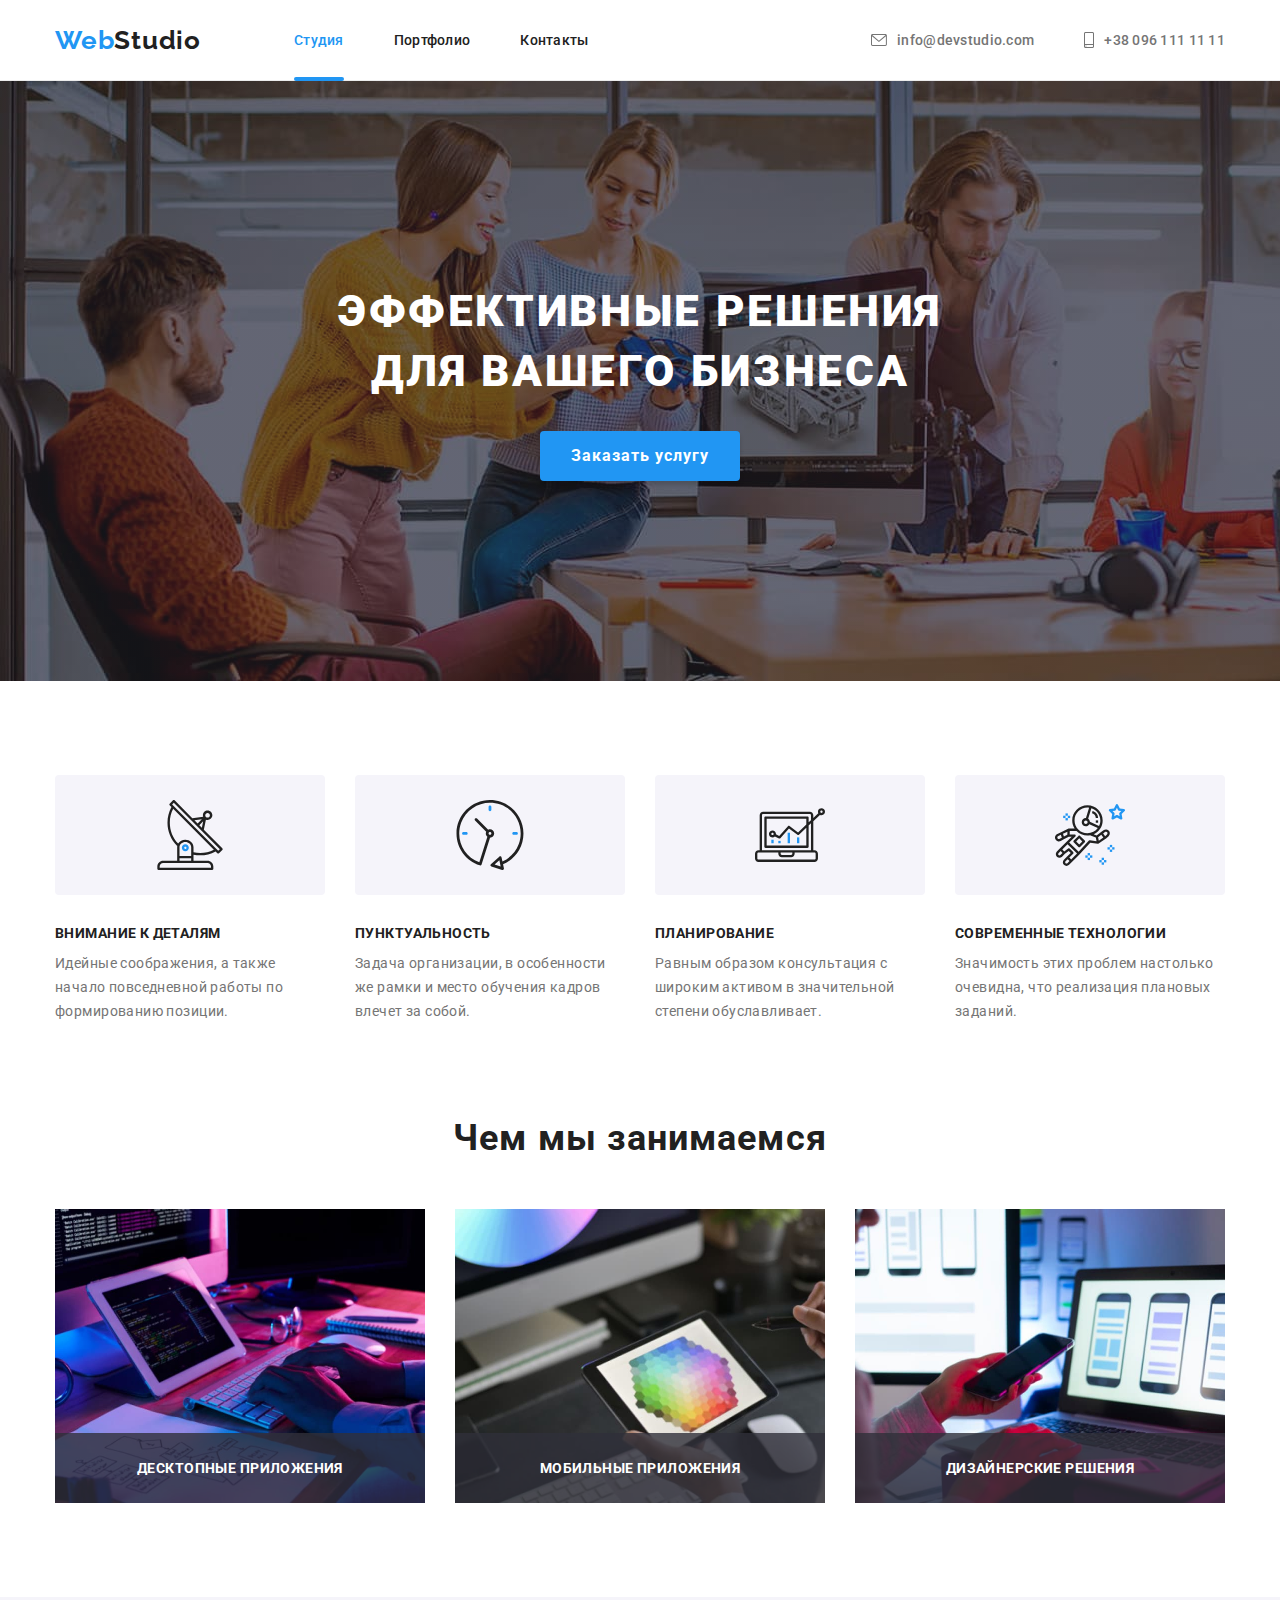
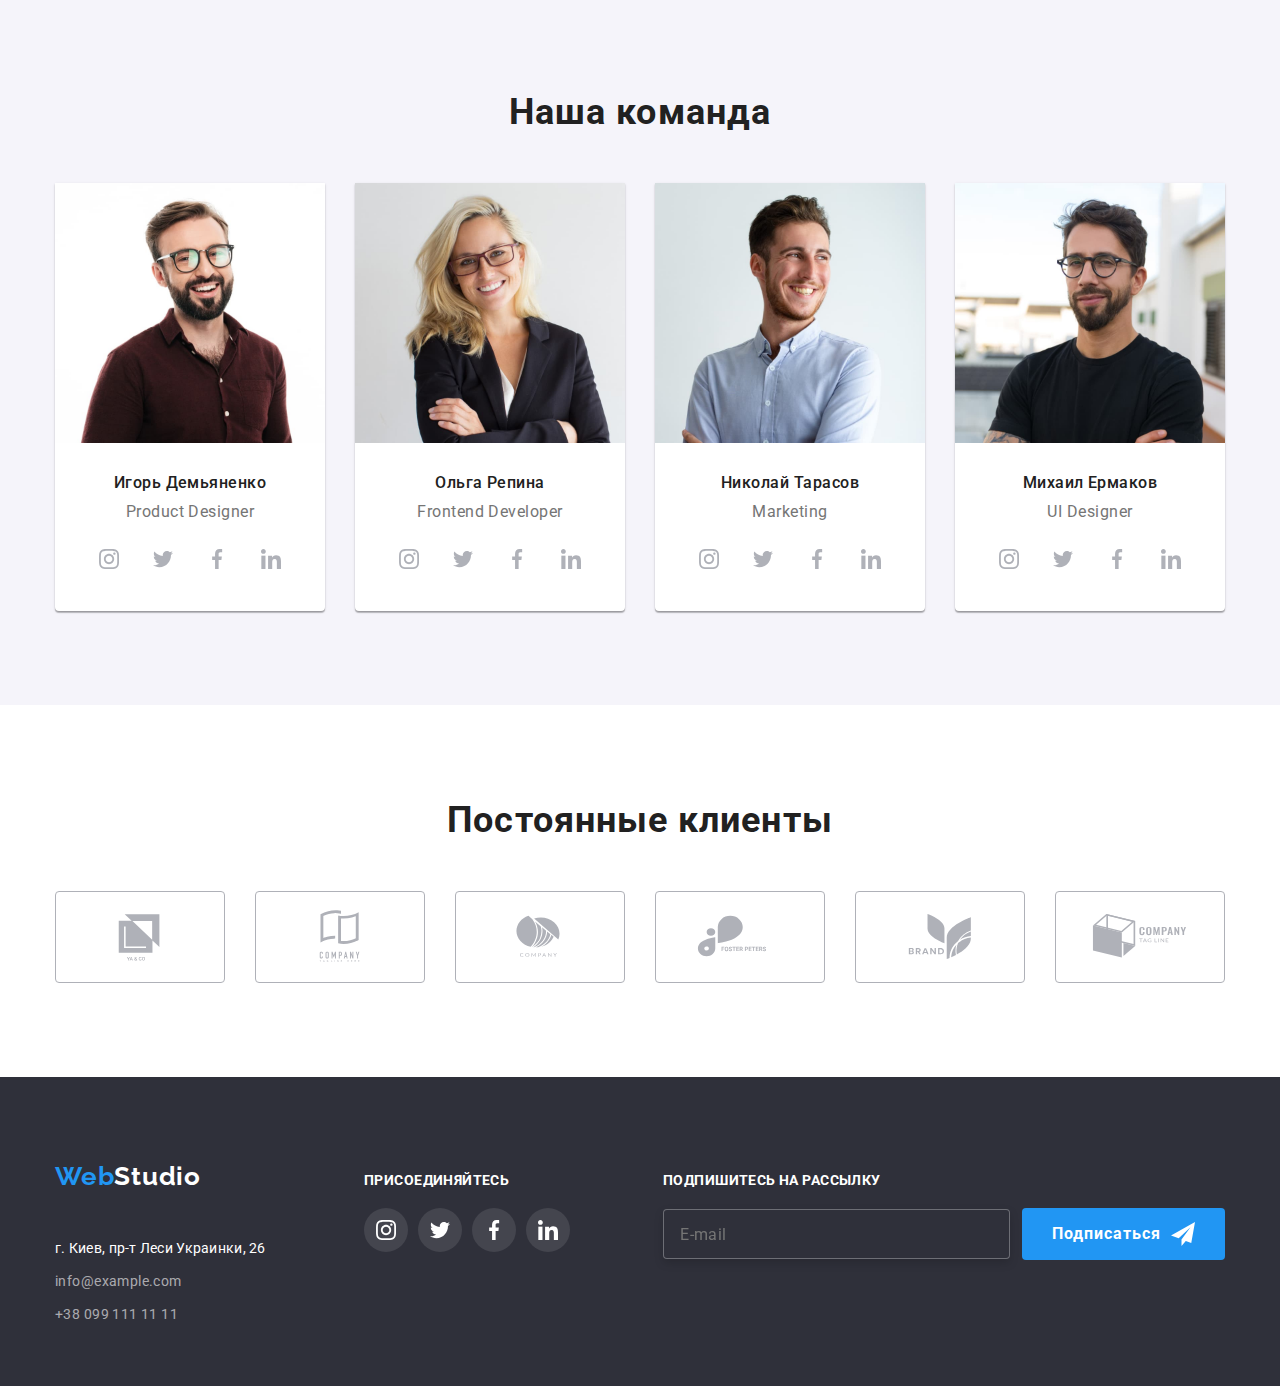
<file: index.html>
<!DOCTYPE html>
<html lang="ru">
<head>
    <meta charset="UTF-8">
    <meta http-equiv="X-UA-Compatible" content="IE=edge">
    <meta name="viewport" content="width=device-width, initial-scale=1.0">
    <title>WebStudio</title>
    <link rel="stylesheet" type="text/css" href="./css/main.min.css">
    <link rel="preconnect" href="https://fonts.gstatic.com">
    <link href="https://fonts.googleapis.com/css2?family=Raleway:wght@700&family=Roboto:wght@400;500;700;900&display=swap&subset=cyrillic" rel="stylesheet">
        <link rel="stylesheet" href="https://cdnjs.cloudflare.com/ajax/libs/animate.css/4.1.1/animate.min.css" />
</head>
<body>
    <!-- Header -->
    <header class="header">
        <div class="header__box container">
            <nav class="header__menu">
                <a class="logo" href="./index.html"><span class="logo--header-first">Web</span><span class="logo--header-second">Studio</span></a>
                <ul class="header__menu-list">
                    <li class="header__menu-item">
                        <a class="header__menu-link header__menu-link--active" href="./index.html">Студия
                            <div class="header__line header__line--active animate__animated animate__zoomIn"></div>
                        </a>
                    </li>
                    <li class="header__menu-item">
                        <a class="header__menu-link" href="./portfolio.html">Портфолио</a>
                    </li>
                    <li class="header__menu-item">
                        <a class="header__menu-link" href="">Контакты</a>
                    </li>
                </ul>
            </nav>
            <ul class="header__contact-list">
                <li class="header__contact-item">
                    <a class="header__contact-link" href="mailto:info@devstudio.com">
                        <svg class="header__contact-icon" width="16px"height="12px">
                            <use href="./images/icons.svg#icon-envelopemail"></use>
                        </svg>info@devstudio.com</a></li>
                <li class="header__contact-item">
                    <a class="header__contact-link" href="tel:+380961111111">
                        <svg class="header__contact-icon" width="10px"height="16px">
                            <use href="./images/icons.svg#icon-smartphone"></use>
                        </svg>+38 096 111 11 11</a></li>                        
            </ul>
        </div>
    </header>
    <main>
        <!-- Hero -->
        <section class="hero">
            <h1 class="hero__title">Эффективные решения<br>для вашего бизнеса</h1>
            <button type="button" class="hero__button animate__animated animate__pulse" data-modal-open>Заказать услугу</button>
        </section>
        <!-- Features -->
        <section class="features">
            <div class="container">
                <h2 class="visually-hidden">Плюсы компании</h2>
                <ul class="features__list">
                    <li class="features__item">
                        <div class="features__item features__item-wallpaper"><svg width="70px" height="70px">
                                <use href="./images/icons.svg#icon-antenna-1"></use>
                            </svg></div>
                        <h3 class="features__title">Внимание к деталям</h3>
                        <p class="features__text">Идейные соображения, а также начало повседневной работы по формированию
                            позиции.</p>
                    </li>
                    <li class="features__item">
                        <div class="features__item features__item-wallpaper"><svg width="70px" height="70px">
                                <use href="./images/icons.svg#icon-clock-1"></use>
                            </svg></div>
                        <h3 class="features__title">Пунктуальность</h3>
                        <p class="features__text">Задача организации, в особенности же рамки и место обучения кадров влечет за
                            собой.</p>
                    </li>
                    <li class="features__item">
                        <div class="features__item features__item-wallpaper"><svg width="70px" height="70px">
                                <use href="./images/icons.svg#icon-diagram1"></use>
                            </svg></div>
                        <h3 class="features__title">Планирование</h3>
                        <p class="features__text">Равным образом консультация с широким активом в значительной степени
                            обуславливает.</p>
                    </li>
                    <li class="features__item">
                        <div class="features__item features__item-wallpaper"><svg width="70px" height="70px">
                                <use href="./images/icons.svg#icon-astronaut-1"></use>
                            </svg></div>
                        <h3 class="features__title">Современные технологии</h3>
                        <p class="features__text">Значимость этих проблем настолько очевидна, что реализация плановых заданий.
                        </p>
                    </li>
                </ul>
            </div>
        </section>
        <!-- Services -->
        <section class="services">
            <div class="container">
                <h2 class="services__title title">Чем мы занимаемся</h2>
                <ul class="services__list">
                    <li class="services__item">
                        <div class="services__desktop"><img src="./images/services/programer-working.jpg"
                                alt="Фото создание программного кода" width="370px" height="294px">
                            <div class="services__thumb">
                                <h3 class="services__text">Десктопные приложения</h3>
                            </div>
                        </div>
                    </li>
                    <li class="services__item">
                        <div class="services__desktop"><img src="./images/services/creative-artist-web-design.jpg"
                                alt="Фото создание мобильных приложений" width="370" height="294">
                            <div class="services__thumb">
                                <h3 class="services__text">Мобильные приложения</h3>
                            </div>
                        </div>
                    </li>
                    <li class="services__item">
                        <div class="services__desktop"><img src="./images/services/web-ui-designers-are-developing-app.jpg"
                                alt="Фото работа с дизайном" width="370px" height="294px">
                            <div class="services__thumb">
                                <h3 class="services__text">Дизайнерские решения</h3>
                            </div>
                        </div>
                    </li>
                </ul>
            </div>
        </section>
        <!-- Our team -->
        <section class="team">
            <div class="container">
                <h2 class="team__title title">Наша команда</h2>
                <ul class="team__list">
                    <li class="team__item">
                        <img src="./images/team/igor-demjanenko-1.jpg" alt="Игорь Демьяненко" width="270px" height="260px">
                        <div class="team__box">
                            <h3 class="team__name">Игорь Демьяненко</h3>
                            <p class="team__text" lang="en">Product Designer</p>
                            <ul class="team__social-list">
                                <li class="team__social-item">
                                    <a class="team__social-link" href="">
                                        <svg class="team__social-icon" width="20px" height="20px">
                                            <use href="./images/icons.svg#icon-instagram1"></use>
                                        </svg></a>
                                </li>
                                <li class="team__social-item">
                                    <a class="team__social-link" href="">
                                        <svg class="team__social-icon" width="20px" height="20px">
                                            <use href="./images/icons.svg#icon-twitter1"></use>
                                        </svg></a>
                                </li>
                                <li class="team__social-item">
                                    <a class="team__social-link" href="">
                                        <svg class="team__social-icon" width="20px" height="20px">
                                            <use href="./images/icons.svg#icon-facebook1"></use>
                                        </svg></a>
                                </li>
                                <li class="team__social-item">
                                    <a class="team__social-link" href="">
                                        <svg class="team__social-icon" width="20px" height="20px">
                                            <use href="./images/icons.svg#icon-linkedin1"></use>
                                        </svg></a>
                                </li>
                            </ul>
                        </div>
                    </li>
                    <li class="team__item">
                        <img src="./images/team/olga-repina-2.jpg" alt="Ольга Репина" width="270px" height="260px">
                        <div class="team__box">
                            <h3 class="team__name">Ольга Репина</h3>
                            <p class="team__text" lang="en">Frontend Developer</p>
                            <ul class="team__social-list">
                                <li class="team__social-item">
                                    <a class="team__social-link" href="">
                                        <svg class="team__social-icon" width="20px" height="20px">
                                            <use href="./images/icons.svg#icon-instagram1"></use>
                                        </svg></a>
                                </li>
                                <li class="team__social-item">
                                    <a class="team__social-link" href="">
                                        <svg class="team__social-icon" width="20px" height="20px">
                                            <use href="./images/icons.svg#icon-twitter1"></use>
                                        </svg></a>
                                </li>
                                <li class="team__social-item">
                                    <a class="team__social-link" href="">
                                        <svg class="team__social-icon" width="20px" height="20px">
                                            <use href="./images/icons.svg#icon-facebook1"></use>
                                        </svg></a>
                                </li>
                                <li class="team__social-item">
                                    <a class="team__social-link" href="">
                                        <svg class="team__social-icon" width="20px" height="20px">
                                            <use href="./images/icons.svg#icon-linkedin1"></use>
                                        </svg></a>
                                </li>
                            </ul>
                        </div>
                    </li>
                    <li class="team__item">
                        <img src="./images/team/nikolay-tarasov-3.jpg" alt="Николай Тарасов" width="270px" height="260px">
                        <div class="team__box">
                            <h3 class="team__name">Николай Тарасов</h3>
                            <p class="team__text" lang="en">Marketing</p>
                            <ul class="team__social-list">
                                <li class="team__social-item">
                                    <a class="team__social-link" href="">
                                        <svg class="team__social-icon" width="20px" height="20px">
                                            <use href="./images/icons.svg#icon-instagram1"></use>
                                        </svg></a>
                                </li>
                                <li class="team__social-item">
                                    <a class="team__social-link" href="">
                                        <svg class="team__social-icon" width="20px" height="20px">
                                            <use href="./images/icons.svg#icon-twitter1"></use>
                                        </svg></a>
                                </li>
                                <li class="team__social-item">
                                    <a class="team__social-link" href="">
                                        <svg class="team__social-icon" width="20px" height="20px">
                                            <use href="./images/icons.svg#icon-facebook1"></use>
                                        </svg></a>
                                </li>
                                <li class="team__social-item">
                                    <a class="team__social-link" href="">
                                        <svg class="team__social-icon" width="20px" height="20px">
                                            <use href="./images/icons.svg#icon-linkedin1"></use>
                                        </svg></a>
                                </li>
                            </ul>
                        </div>
                    </li>
                    <li class="team__item">
                        <img src="./images/team/mihail-ermakov-4.jpg" alt="Михаил Ермаков" width="270px" height="260px">
                        <div class="team__box">
                            <h3 class="team__name">Михаил Ермаков</h3>
                            <p class="team__text" lang="en">UI Designer</p>
                            <ul class="team__social-list">
                                <li class="team__social-item">
                                    <a class="team__social-link" href="">
                                        <svg class="team__social-icon" width="20px" height="20px">
                                            <use href="./images/icons.svg#icon-instagram1"></use>
                                        </svg></a>
                                </li>
                                <li class="team__social-item">
                                    <a class="team__social-link" href="">
                                        <svg class="team__social-icon" width="20px" height="20px">
                                            <use href="./images/icons.svg#icon-twitter1"></use>
                                        </svg></a>
                                </li>
                                <li class="team__social-item">
                                    <a class="team__social-link" href="">
                                        <svg class="team__social-icon" width="20px" height="20px">
                                            <use href="./images/icons.svg#icon-facebook1"></use>
                                        </svg></a>
                                </li>
                                <li class="team__social-item">
                                    <a class="team__social-link" href="">
                                        <svg class="team__social-icon" width="20px" height="20px">
                                            <use href="./images/icons.svg#icon-linkedin1"></use>
                                        </svg></a>
                                </li>
                            </ul>
                        </div>
                    </li>
                </ul>
        </section>
        <!-- Regular customers -->
        <section class="client">
            <div class="container">
                <h2 class="client__title title">Постоянные клиенты</h2>
                <ul class="client__list">
                    <li class="client__item">
                        <a class="client__link" href="">
                            <svg class="client__icon" width="106px" height="60px">
                                <use href="./images/icons.svg#icon-company1logo">
                                </use>
                            </svg>
                        </a>
                    </li>
                    <li class="client__item">
                        <a class="client__link" href="">
                            <svg class="client__icon" width="106px" height="60px">
                                <use href="./images/icons.svg#icon-company2logo">
                                </use>
                            </svg>
                        </a>
                    </li>
                    <li class="client__item">
                        <a class="client__link" href="">
                            <svg class="client__icon" width="106px" height="60px">
                                <use href="./images/icons.svg#icon-company3logo">
                                </use>
                            </svg>
                        </a>
                    </li>
                    <li class="client__item">
                        <a class="client__link" href="">
                            <svg class="client__icon" width="106px" height="60px">
                                <use href="./images/icons.svg#icon-company4logo">
                                </use>
                            </svg>
                        </a>
                    </li>
                    <li class="client__item">
                        <a class="client__link" href="">
                            <svg class="client__icon" width="106px" height="60px">
                                <use href="./images/icons.svg#icon-company5logo">
                                </use>
                            </svg>
                        </a>
                    </li>
                    <li class="client__item">
                        <a class="client__link" href="">
                            <svg class="client__icon" width="106px" height="60px">
                                <use href="./images/icons.svg#icon-company6logo">
                                </use>
                            </svg>
                        </a>
                    </li>
                </ul>
            </div>
        </section>
    </main>
    <!-- Footer -->
    <footer class="footer">
        <div class="container footer__box">
            <div class="footer__adress">
                <a class="logo footer__logo" href="./index.html"><span class="logo--footer-first">Web</span><span class="logo--footer-second">Studio</span></a>
                <address>
                    <ul class="footer__list">
                        <li class="footer__item">
                            <a href="https://goo.gl/maps/SxN2yB6NeiDHtefY7" class="footer__map" target="_blank"
                                rel="noopener noreferrer">г. Киев, пр-т Леси Украинки, 26</a>
                        </li>
                        <li class="footer__item">
                            <a href="mailto:info@example.com" class="footer__link">info@example.com</a>
                        </li>
                        <li class="footer__item">
                            <a href="tel:+380991111111" class="footer__link">+38 099 111 11 11</a>
                        </li>
                    </ul>
                </address>
            </div>
            <div class="footer__social">
                <p class="footer__social-name">Присоединяйтесь</p>
                <ul class="footer__social-list">
                    <li class="footer__social-item">
                        <a class="footer__social-link" href="">
                            <svg class="footer__social-icon" width="20px" height="20px">
                                <use href="./images/icons.svg#icon-instagram1"></use>
                            </svg>
                        </a>
                    </li>
                    <li class="footer__social-item">
                        <a class="footer__social-link" href="">
                            <svg class="footer__social-icon" width="20px" height="20px">
                                <use href="./images/icons.svg#icon-twitter1"></use>
                            </svg>
                        </a>
                    </li>
                    <li class="footer__social-item">
                        <a class="footer__social-link" href="">
                            <svg class="footer__social-icon" width="20px" height="20px">
                                <use href="./images/icons.svg#icon-facebook1"></use>
                            </svg>
                        </a>
                    </li>
                    <li class="footer__social-item">
                        <a class="footer__social-link" href="">
                            <svg class="footer__social-icon" width="20px" height="20px">
                                <use href="./images/icons.svg#icon-linkedin1"></use>
                            </svg>
                        </a>
                    </li>
                </ul>
            </div>
            <div class="footer__form-box">
                <p class="footer__form-title">Подпишитесь на рассылку</p>
                <form class="footer__form-send" action="" method="POST" autocomplete="off">
                    <div class="footer__form-boxsend">
                        <input class="footer__form-input" type="email" id="email" placeholder="E-mail" required>
                        <button class="footer__form-sendbtn" type="submit">Подписаться
                            <svg class="footer__form-icon" width="24px" height="24px">
                                <use href="./images/icons.svg#icon-icon-send"></use>
                            </svg></button>
                    </div>
                </form>
            </div>
        </div>
    </footer>
<!-- Modal-form -->
<div class="backdrop is-hidden" data-modal> 
    <div class="modal-window">
        <button type="button" class="close-btn" data-modal-close>
            <svg class="icon-modal-close-btn" width="18px" height="18px">
                <use href="./images/icons.svg#icon-close-black-backdrop"></use>
            </svg>
        </button>
        <p class="modal-title">Оставьте свои данные, мы вам перезвоним</p>
        <form class="modal-form" name="form1" action="" method="POST" autocomplete="off">
            <label class="modal-form__label" for="name">Имя *</label>
            <div class="modal-form__box">
                <input class="modal-form__input" id="name" type="text" minlength="2" maxlength="25" autofocus
                    placeholder="Иван" required>
                <svg class="modal-form__icon" width="18px" height="18px">
                    <use href="./images/icons.svg#icon-person-black"></use>
                </svg>
            </div>
            <label class="modal-form__label" for="phone">Телефон *</label>
            <div class="modal-form__box">
                <input class="modal-form__input tel" name="phone" id="phone" type="tel" placeholder="+38 (000) 000 00 00"
                    required title="000-000-00-00">
                <svg class="modal-form__icon" width="18px" height="18px">
                    <use href="./images/icons.svg#icon-phone-black"></use>
                </svg>
            </div>
            <label class="modal-form__label" for="email">Почта *</label>
            <div class="modal-form__box">
                <input class="modal-form__input" id="email" type="email" placeholder="test@test.com" required>
                <svg class="modal-form__icon" width="18px" height="18px">
                    <use href="./images/icons.svg#icon-email-black"></use>
                </svg>
            </div>
            <label class="modal-form__label" for="">Комментарий</label>
            <textarea class="modal-form__comment" name="comment" id="comment" rows="10"
                placeholder="Введите текст"></textarea>
            <label class="modal-form__comment-flex" for="accept"><input class="modal-form__checkbox-input visually-hidden"
                    type="checkbox" name="accept" id="accept" required><span class="modal-form__modal-checkbox"></span><span
                    class="modal-form__check-accept">Соглашаюсь с рассылкой и принимаю <a class="modal-form__check-order"
                        href="./pdf/test_dogovor.pdf" target="_blank" rel="noopener noreferrer">Условия
                        договора</a></span></label>
            <button type="submit" class="form-send-button">Отправить</button>
        </form>
    </div>
</div>
<!--End Modal-form -->

    <script src="./js/modal.js"></script>
    <script src="./js/imask.js"></script>
</body>
</html>
</file>
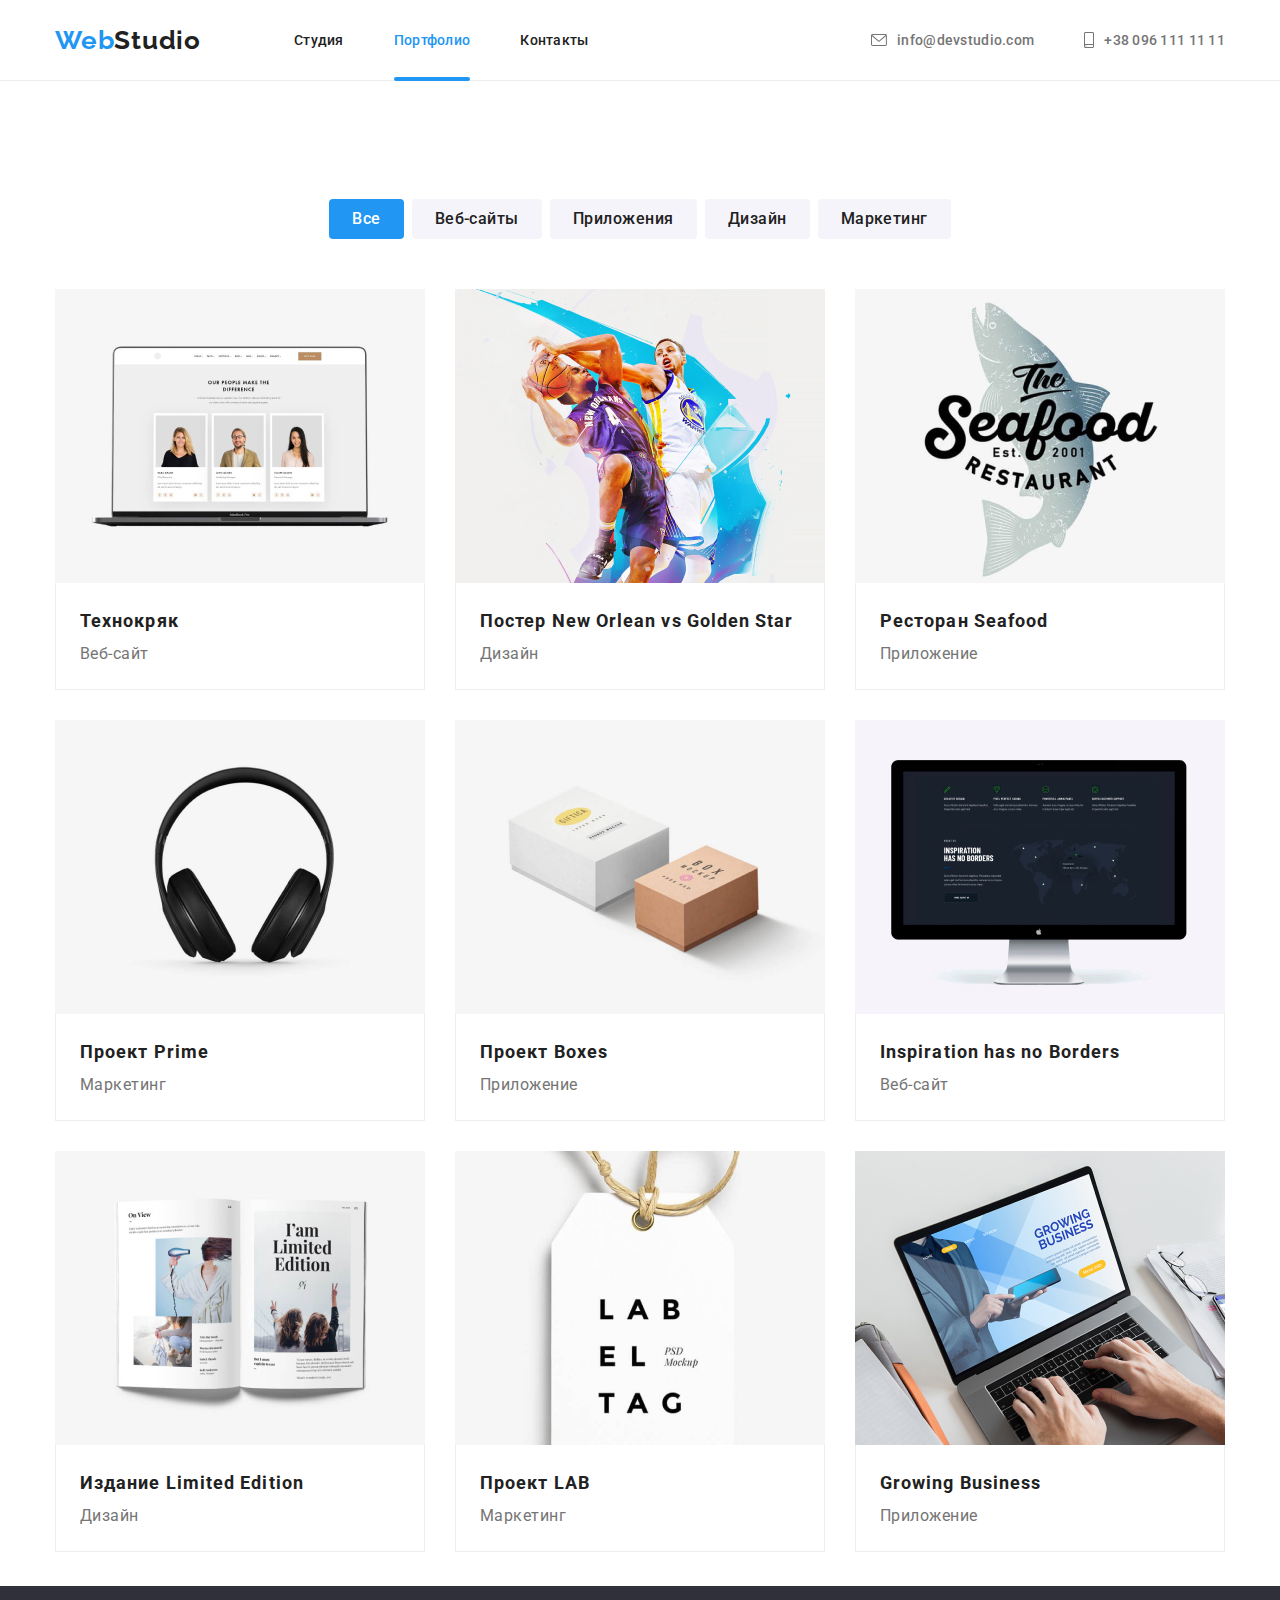
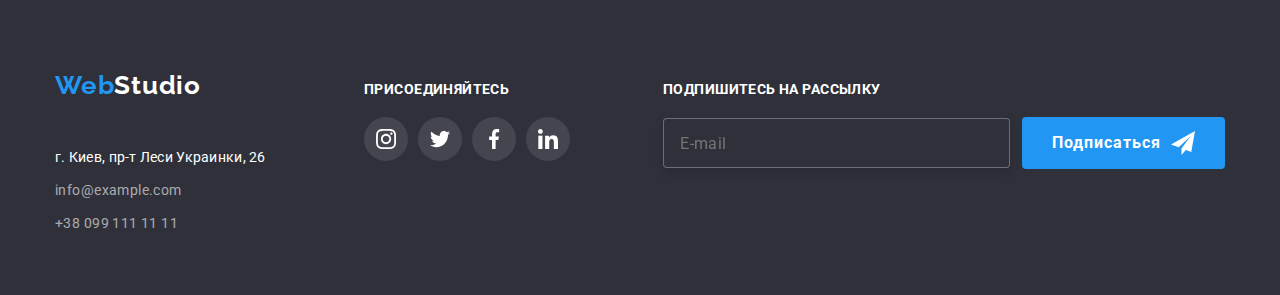
<file: portfolio.html>
<!DOCTYPE html>
<html lang="ru">
<head>
    <meta charset="UTF-8">
    <meta http-equiv="X-UA-Compatible" content="IE=edge">
    <meta name="viewport" content="width=device-width, initial-scale=1.0">
    <title>WebStudio</title>
    <link rel="stylesheet" type="text/css" href="./css/main.min.css">
    <link rel="preconnect" href="https://fonts.gstatic.com">
    <link
        href="https://fonts.googleapis.com/css2?family=Raleway:wght@700&family=Roboto:wght@400;500;700;900&display=swap&subset=cyrillic"
        rel="stylesheet">
    <link rel="stylesheet" href="https://cdnjs.cloudflare.com/ajax/libs/animate.css/4.1.1/animate.min.css" />
</head>
<body>
    <!-- Header -->
    <header class="header">
        <div class="header__box container">
            <nav class="header__menu">
                <a class="logo" href="./index.html"><span class="logo--header-first">Web</span><span
                        class="logo--header-second">Studio</span></a>
                <ul class="header__menu-list">
                    <li class="header__menu-item">
                        <a class="header__menu-link" href="./index.html">Студия</a>
                    </li>
                    <li class="header__menu-item">
                        <a class="header__menu-link header__menu-link--active" href="./portfolio.html">Портфолио
                        <div class="header__line header__line--active animate__animated animate__zoomIn"></div>
                        </a>
                    </li>
                    <li class="header__menu-item">
                        <a class="header__menu-link" href="">Контакты</a>
                    </li>
                </ul>
            </nav>
            <ul class="header__contact-list">
                <li class="header__contact-item">
                    <a class="header__contact-link" href="mailto:info@devstudio.com">
                        <svg class="header__contact-icon" width="16px" height="12px">
                            <use href="./images/icons.svg#icon-envelopemail"></use>
                        </svg>info@devstudio.com</a>
                </li>
                <li class="header__contact-item">
                    <a class="header__contact-link" href="tel:+380961111111">
                        <svg class="header__contact-icon" width="10px" height="16px">
                            <use href="./images/icons.svg#icon-smartphone"></use>
                        </svg>+38 096 111 11 11</a>
                </li>
            </ul>
        </div>
    </header>
<main>
    <section class="portfolio">
        <div class="container">
        <!-- HERO-Portfolio -->
        <h1 class="is-hidden">Эффективные решения для вашего бизнеса портфолио</h1>
        <!-- Список фильтров -->
        <ul class="portfolo__list-btn">
            <li class="portfolio__item-btn portfolio__item-btn--active" ><button type="button">Все</button></li>
            <li class="portfolio__item-btn" ><button type="button">Веб-сайты</button></li>
            <li class="portfolio__item-btn" ><button type="button">Приложения</button></li>
            <li class="portfolio__item-btn" ><button type="button">Дизайн</button></li>
            <li class="portfolio__item-btn" ><button type="button">Маркетинг</button></li>
        </ul>
        <!-- Список портфолио -->
        <ul class="portfolio__industries-list">
            <li><a class="portfolio__industries-item" href="">
               <div class="portfolio__industries-img"><img src="./images/portfolio/portfolio01.jpg" alt="Технокряк" width="370" height="294">
                <p class="portfolio__thumb portfolio__overlay-text">Технокряк это современная площадка распространения коронавируса. Компании используют эту платформу для цифрового
                шпионажа и атак на защищённые сервера конкурентов.</p></div>
                <div class="portfolio__box"> <h3 class="portfolio__title">Технокряк</h3>
                <p class="portfolio__classification">Веб-сайт</p></div></a>
            </li>
            <li><a class="portfolio__industries-item" href="">
                <div class="portfolio__industries-img"><img src="./images/portfolio/portfolio02.jpg" alt="Постер New Orlean vs Golden Star" width="370" height="294">
                    <p class="portfolio__thumb portfolio__overlay-text">Технокряк это современная площадка распространения коронавируса. Компании используют эту платформу для цифрового
                шпионажа и атак на защищённые сервера конкурентов.</p>
                    </div>
                <div class="portfolio__box"> <h3 class="portfolio__title">Постер <span lang="en">New Orlean vs Golden Star</span> </h3>
                <p class="portfolio__classification">Дизайн</p></div></a>
            </li>
            <li><a class="portfolio__industries-item" href="">
                <div class="portfolio__industries-img"><img src="./images/portfolio/portfolio03.jpg" alt="Ресторан Seafood" width="370" height="294">
                <p class="portfolio__thumb portfolio__overlay-text">Технокряк это современная площадка распространения коронавируса. Компании используют эту платформу для цифрового
                шпионажа и атак на защищённые сервера конкурентов.</p>
                </div>
                <div class="portfolio__box"> <h3 class="portfolio__title">Ресторан <span lang="en">Seafood</span></h3>
                <p class="portfolio__classification">Приложение</p></div>
            </a></li>
            <li><a class="portfolio__industries-item" href="">
                <div class="portfolio__industries-img"><img src="./images/portfolio/portfolio04.jpg" alt="Проект Prime" width="370" height="294">
                <p class="portfolio__thumb portfolio__overlay-text">Технокряк это современная площадка распространения коронавируса. Компании используют эту платформу для цифрового
                шпионажа и атак на защищённые сервера конкурентов.</p>
                </div>
                <div class="portfolio__box"> <h3 class="portfolio__title">Проект <span lang="en">Prime</span> </h3>
                <p class="portfolio__classification">Маркетинг</p></div>
            </a></li>
            <li><a class="portfolio__industries-item" href="">
                <div class="portfolio__industries-img"><img src="./images/portfolio/portfolio05.jpg" alt="Проект Boxes" width="370" height="294">
                <p class="portfolio__thumb portfolio__overlay-text">Технокряк это современная площадка распространения коронавируса. Компании используют эту платформу для цифрового
                шпионажа и атак на защищённые сервера конкурентов.</p>
                </div>
                <div class="portfolio__box"> <h3 class="portfolio__title">Проект <span lang="en">Boxes</span></h3>
                <p class="portfolio__classification">Приложение</p></div>
            </a></li>
            <li><a class="portfolio__industries-item" href="">
                <div class="portfolio__industries-img"><img src="./images/portfolio/portfolio06.jpg" alt="Inspiration has no Borders" width="370" height="294">
                <p class="portfolio__thumb portfolio__overlay-text">Технокряк это современная площадка распространения коронавируса. Компании используют эту платформу для цифрового
                шпионажа и атак на защищённые сервера конкурентов.</p>
                </div>
                <div class="portfolio__box"> <h3 class="portfolio__title" lang="en">Inspiration has no Borders</h3>
                <p class="portfolio__classification">Веб-сайт</p></div>
            </a></li>
            <li><a class="portfolio__industries-item" href="">
                <div class="portfolio__industries-img"><img src="./images/portfolio/portfolio07.jpg" alt="Издание Limited Edition" width="370" height="294">
                <p class="portfolio__thumb portfolio__overlay-text">Технокряк это современная площадка распространения коронавируса. Компании используют эту платформу для цифрового
                шпионажа и атак на защищённые сервера конкурентов.</p>
                </div>
                <div class="portfolio__box"><h3 class="portfolio__title">Издание <span lang="en">Limited Edition</span></h3>
                <p class="portfolio__classification">Дизайн</p></div>
            </a></li>
            <li><a class="portfolio__industries-item" href="">
                <div class="portfolio__industries-img"><img src="./images/portfolio/portfolio08.jpg" alt="Проект LAB" width="370" height="294">
                <p class="portfolio__thumb portfolio__overlay-text">Технокряк это современная площадка распространения коронавируса.Компании используют эту платформу для цифрового
                шпионажа и атак на защищённые сервера конкурентов.</p>
                </div>
                <div class="portfolio__box"> <h3 class="portfolio__title">Проект <span lang="en">LAB</span></h3>
                <p class="portfolio__classification">Маркетинг</p></div>
            </a></li>
            <li><a class="portfolio__industries-item" href="">
                <div class="portfolio__industries-img"><img src="./images/portfolio/portfolio09.jpg" alt="Growing Business" width="370" height="294">
                <p class="portfolio__thumb portfolio__overlay-text">Технокряк это современная площадка распространения коронавируса. Компании используют эту платформу для цифрового
                шпионажа и атак на защищённые сервера конкурентов.</p>
                </div>
                <div class="portfolio__box"> <h3 class="portfolio__title" lang="en">Growing Business</h3>
                <p class="portfolio__classification">Приложение</p></div>
            </a></li>
        </ul>
        </div>
    </section>
</main>
<!-- Footer -->
    <footer class="footer">
        <div class="container footer__box">
            <div class="footer__adress">
                <a class="logo footer__logo" href="./index.html"><span class="logo--footer-first">Web</span><span
                        class="logo--footer-second">Studio</span></a>
                <address>
                    <ul class="footer__list">
                        <li class="footer__item">
                            <a href="https://goo.gl/maps/SxN2yB6NeiDHtefY7" class="footer__map" target="_blank"
                                rel="noopener noreferrer">г. Киев, пр-т Леси Украинки, 26</a>
                        </li>
                        <li class="footer__item">
                            <a href="mailto:info@example.com" class="footer__link">info@example.com</a>
                        </li>
                        <li class="footer__item">
                            <a href="tel:+380991111111" class="footer__link">+38 099 111 11 11</a>
                        </li>
                    </ul>
                </address>
            </div>
            <div class="footer__social">
                <p class="footer__social-name">Присоединяйтесь</p>
                <ul class="footer__social-list">
                    <li class="footer__social-item">
                        <a class="footer__social-link" href="">
                            <svg class="footer__social-icon" width="20px" height="20px">
                                <use href="./images/icons.svg#icon-instagram1"></use>
                            </svg>
                        </a>
                    </li>
                    <li class="footer__social-item">
                        <a class="footer__social-link" href="">
                            <svg class="footer__social-icon" width="20px" height="20px">
                                <use href="./images/icons.svg#icon-twitter1"></use>
                            </svg>
                        </a>
                    </li>
                    <li class="footer__social-item">
                        <a class="footer__social-link" href="">
                            <svg class="footer__social-icon" width="20px" height="20px">
                                <use href="./images/icons.svg#icon-facebook1"></use>
                            </svg>
                        </a>
                    </li>
                    <li class="footer__social-item">
                        <a class="footer__social-link" href="">
                            <svg class="footer__social-icon" width="20px" height="20px">
                                <use href="./images/icons.svg#icon-linkedin1"></use>
                            </svg>
                        </a>
                    </li>
                </ul>
            </div>
            <div class="footer__form-box">
                <p class="footer__form-title">Подпишитесь на рассылку</p>
                <form class="footer__form-send" action="" method="POST" autocomplete="off">
                    <div class="footer__form-boxsend">
                        <input class="footer__form-input" type="email" id="email" placeholder="E-mail" required>
                        <button class="footer__form-sendbtn" type="submit">Подписаться
                            <svg class="footer__form-icon" width="24px" height="24px">
                                <use href="./images/icons.svg#icon-icon-send"></use>
                            </svg></button>
                    </div>
                </form>
            </div>
        </div>
    </footer>
    <!--end footer -->
    <script src="./js/modal.js"></script>
</body>

</html>
</file>
<file: css/main.min.css>
*{padding:0;margin:0;border:0}*,*:before,*:after{-moz-box-sizing:border-box;-webkit-box-sizing:border-box;box-sizing:border-box}nav,footer,header,aside{display:block}html,body{height:100%;width:100%;font-size:100%;line-height:1;font-size:14px;-ms-text-size-adjust:100%;-moz-text-size-adjust:100%;-webkit-text-size-adjust:100%}input,button,textarea{font-family:inherit}input::-ms-clear{display:none}button{cursor:pointer}button::-moz-focus-inner{padding:0;border:0}a,a:visited{text-decoration:none}a:hover{text-decoration:none}ul li{list-style:none}img{vertical-align:top}h1,h2,h3,h4,h5,h6{font-size:inherit;font-weight:400}/*! modern-normalize v1.1.0 | MIT License | https://github.com/sindresorhus/modern-normalize */*,::before,::after{box-sizing:border-box}html{line-height:1.15;-webkit-text-size-adjust:100%;-moz-tab-size:4;tab-size:4}body{margin:0;font-family:system-ui,-apple-system,"Segoe UI",Roboto,Helvetica,Arial,sans-serif,"Apple Color Emoji","Segoe UI Emoji"}hr{height:0;color:inherit}abbr[title]{text-decoration:underline dotted}b,strong{font-weight:bolder}code,kbd,samp,pre{font-family:ui-monospace, SFMono-Regular, Consolas, 'Liberation Mono', Menlo, monospace;font-size:1em}small{font-size:80%}sub,sup{font-size:75%;line-height:0;position:relative;vertical-align:baseline}sub{bottom:-0.25em}sup{top:-0.5em}table{text-indent:0;border-color:inherit}button,input,optgroup,select,textarea{font-family:inherit;font-size:100%;line-height:1.15;margin:0}button,select{text-transform:none}button,[type='button'],[type='reset'],[type='submit']{-webkit-appearance:button}::-moz-focus-inner{border-style:none;padding:0}:-moz-focusring{outline:1px dotted ButtonText}:-moz-ui-invalid{box-shadow:none}legend{padding:0}progress{vertical-align:baseline}::-webkit-inner-spin-button,::-webkit-outer-spin-button{height:auto}[type='search']{-webkit-appearance:textfield;outline-offset:-2px}::-webkit-search-decoration{-webkit-appearance:none}::-webkit-file-upload-button{-webkit-appearance:button;font:inherit}summary{display:list-item}.visually-hidden{position:absolute;width:1px;height:1px;margin:-1px;border:0;padding:0;white-space:nowrap;clip-path:inset(100%);clip:rect(0 0 0 0);overflow:hidden}body{font-family:'Roboto', sans-serif;color:#212121;font-weight:400;font-size:14px;line-height:24px;letter-spacing:0.02em}a{color:#212121}.container{width:1200px;padding:0 15px;margin:0 auto}.title{font-weight:bold;font-size:36px;line-height:42px;text-align:center;letter-spacing:0.03em}.header{text-align:center;border-bottom:1px solid #ececec;max-width:1600px;margin:0px auto}.header a:hover,.header a:focus{color:#2196f3}.header__box{display:flex;justify-content:center;align-items:center}.header__menu{display:flex;justify-items:center;align-items:center}.header__menu-list{display:flex}.header__menu-link{display:block;font-style:normal;font-weight:500;line-height:16px;transition:color 250ms cubic-bezier(0.4, 0, 0.2, 1)}.header__menu-list .header__menu-item+.header__menu-item{margin-left:50px}.header__menu-link--active{color:#2196f3}.header__line--active{position:relative;bottom:-33px}.header__line--active::after{content:'';display:inline-block;width:100%;height:4px;border-radius:2px;background-color:#2196f3;bottom:0px;left:0px;position:absolute}.header__contact-list{display:flex;margin-left:auto}.header__contact-link{display:flex;align-items:center;font-weight:500;font-size:14px;line-height:16px;color:#757575;padding:32px 0px;transition:color 250ms cubic-bezier(0.4, 0, 0.2, 1)}.header__contact-icon{margin-right:10px;fill:currentColor;transition:fill 250ms cubic-bezier(0.4, 0, 0.2, 1)}.header__contact-list .header__contact-item+.header__contact-item{margin-left:50px}.logo{font-family:'Raleway', sans-serif;text-decoration:none;font-style:normal;font-weight:bold;font-size:26px;line-height:31px;letter-spacing:0.03em;margin-right:93px;padding:24px 0 24px 0}.logo--header-first{color:#2196f3}.logo--header-second{color:#212121}.logo--footer-first{color:#2196f3}.logo--footer-second{color:#fff}.hero{background-color:#2f303a;padding-top:200px;padding-bottom:200px;text-align:center;max-width:1600px;margin:0 auto;background-image:linear-gradient(rgba(47,48,58,0.4), rgba(47,48,58,0.4)),url(../images/hero/header-background.jpg)}.hero__title{font-weight:900;font-size:44px;line-height:60px;letter-spacing:0.06em;text-transform:uppercase;color:#fff;margin-bottom:30px}.hero__button{color:#fff;background-color:#2196f3;border:1px solid transparent;cursor:pointer;font-weight:bold;font-size:16px;line-height:30px;letter-spacing:0.06em;box-shadow:0px 4px 4px rgba(0,0,0,0.15);border-radius:4px;min-width:200px;min-height:50px;transition:box-shadow 250ms cubic-bezier(0.4, 0, 0.2, 1);transition:background-color 250ms cubic-bezier(0.4, 0, 0.2, 1),color 250ms cubic-bezier(0.4, 0, 0.2, 1),opacity 250ms cubic-bezier(0.4, 0, 0.2, 1)}.hero__button:hover,.hero__button:focus{background-color:#188ce8;animation-iteration-count:infinite}.features{padding-top:94px;padding-bottom:94px}.features__list{display:flex}.features__item-wallpaper{background-color:#f5f4fa;margin-bottom:30px;display:flex;justify-content:center;align-items:center;border-radius:4px;height:120px}.features__title{font-weight:bold;line-height:16px;letter-spacing:0.03em;text-transform:uppercase}.features__text{letter-spacing:0.03em;color:#757575;margin-top:10px}.features__item+.features__item{margin-left:30px}.features__item{width:270px}.services{padding-bottom:94px;max-width:1600px;margin:0px auto}.services__list{display:flex}.services__title{margin-bottom:50px}.services__item+.services__item{margin-left:30px}.services__desktop{position:relative}.services__thumb{background:rgba(47,48,58,0.8);padding-top:27px;padding-bottom:27px;position:absolute;bottom:0px;width:100%}.services__text{font-style:normal;font-weight:bold;font-size:14px;line-height:16px;text-align:center;letter-spacing:0.03em;text-transform:uppercase;color:#fff}.team{background-color:#f5f4fa;padding-top:94px;padding-bottom:94px;max-width:1600px;margin:0px auto}.team__title{margin-bottom:50px}.team__list{display:flex}.team__item{background-color:#fff;box-shadow:0px 1px 3px rgba(0,0,0,0.12),0px 1px 1px rgba(0,0,0,0.14),0px 2px 1px rgba(0,0,0,0.2);border-radius:0px 0px 4px 4px}.team__item+.team__item{margin-left:30px}.team__box{padding:30px 32px}.team__name{font-weight:500;font-size:16px;line-height:19px;text-align:center;letter-spacing:0.03em;margin-bottom:10px}.team__text{font-size:16px;line-height:19px;text-align:center;letter-spacing:0.03em;color:#757575}.team__social-list{display:flex;margin-top:16px}.team__social-link{display:flex;border-radius:50%;align-items:center;justify-content:center;width:44px;height:44px;background-color:#fff;transition:background-color 250ms cubic-bezier(0.4, 0, 0.2, 1)}.team__social-link:hover,.team__social-link:focus{background-color:#2196f3}.team__social-link:hover .team__social-icon,.team__social-link:focus .team__social-icon{fill:#fff}.team__social-item+.team__social-item{margin-left:10px}.team__social-icon{fill:#afb1b8;transition:fill 250ms cubic-bezier(0.4, 0, 0.2, 1)}.client{background-color:#fff;padding-top:94px;padding-bottom:94px}.client__title{margin-bottom:50px}.client__list{display:flex}.client__link{display:flex;align-items:center;justify-content:center;width:170px;height:92px;border:1px solid #afb1b8;border-radius:4px;fill:#afb1b8;transition:fill 250ms cubic-bezier(0.4, 0, 0.2, 1),border 250ms cubic-bezier(0.4, 0, 0.2, 1)}.client__link:hover,.client__link:focus{fill:#2196f3;border:1px solid #2196f3}.client__item+.client__item{margin-left:30px}.footer{background-color:#2f303a;padding-top:60px;padding-bottom:60px;max-width:1600px;margin:0px auto}.footer a:hover,.footer a:focus{color:#2196f3}.footer__box{display:flex;align-items:baseline}.footer__adress{margin-right:70px}.footer__logo{display:block;margin-bottom:20px}.footer__link{font-style:normal;font-weight:normal;letter-spacing:0.03em;color:rgba(255,255,255,0.6);transition:color 250ms cubic-bezier(0.4, 0, 0.2, 1)}.footer__map{color:#fff;font-style:normal;transition:color 250ms cubic-bezier(0.4, 0, 0.2, 1)}.footer__item+.footer__item{margin-top:9px}.footer__social-name{font-weight:700;font-size:14px;line-height:16px;letter-spacing:0.03em;text-transform:uppercase;color:#fff}.footer__social-list{display:flex;margin-top:20px}.footer__social-link{display:flex;border-radius:50%;align-items:center;justify-content:center;width:44px;height:44px;background-color:rgba(255,255,255,0.1);fill:#fff;transition:background-color 250ms cubic-bezier(0.4, 0, 0.2, 1),fill 250ms cubic-bezier(0.4, 0, 0.2, 1)}.footer__social-link:hover,.footer__social-link:focus{background-color:#2196f3}.footer__social-item+.footer__social-item{margin-left:10px}.footer__form-box{margin-left:93px;width:100%}.footer__form-box .footer__form-title{font-style:normal;font-weight:bold;font-size:14px;line-height:16px;letter-spacing:0.03em;text-transform:uppercase;color:#fff}.footer__form-box .footer__form-icon{fill:#fff;margin-left:10px}.footer__form-box .footer__form-sendbtn{padding:10px 29px;margin-left:12px;cursor:pointer;font-style:normal;font-weight:bold;font-size:16px;line-height:30px;display:flex;align-items:center;letter-spacing:0.06em;color:#fff;background-color:#2196f3;border-radius:4px;border:1px solid transparent;transition:background-color 250ms cubic-bezier(0.4, 0, 0.2, 1)}.footer__form-box .footer__form-sendbtn:hover,.footer__form-box .footer__form-sendbtn:focus{background-color:#188ce8}.footer__form-box .footer__form-input{width:100%;height:50px;border-radius:4px;padding-left:16px;outline:none;font-style:normal;font-weight:normal;font-size:16px;line-height:20px;background-color:#2f303a;border:1px solid rgba(255,255,255,0.3);box-sizing:border-box;filter:drop-shadow(0px 4px 4px rgba(0,0,0,0.15));align-items:center;letter-spacing:0.03em;display:flex;color:rgba(255,255,255,0.6)}.footer__form-box .footer__form-input:hover,.footer__form-box .footer__form-input:focus{border-color:#2196f3;color:#fff}.footer__form-box .footer__form-boxsend{display:flex;align-items:center}.footer__form-box .footer__form-send{margin-top:20px}.portfolio{padding-top:94px;padding-bottom:34px}.portfolo__list-btn button{display:inline-block;border:1px solid transparent;font-style:normal;font-weight:500;font-size:16px;line-height:26px;text-align:center;letter-spacing:0.03em;background-color:#f5f4fa;border-radius:4px;padding:6px 22px;box-shadow:none;color:currentColor;transition:background-color 250ms cubic-bezier(0.4, 0, 0.2, 1),box-shadow 250ms cubic-bezier(0.4, 0, 0.2, 1),color 250ms cubic-bezier(0.4, 0, 0.2, 1)}.portfolio__item-btn--active button{background-color:#2196f3;color:#fff}.portfolo__list-btn{display:flex;justify-content:center;margin-bottom:50px}.portfolo__list-btn button:hover,.portfolo__list-btn button:focus{background-color:#2196f3;color:#fff;cursor:pointer;box-shadow:0px 3px 1px rgba(0,0,0,0.1),0px 1px 2px rgba(0,0,0,0.08),0px 2px 2px rgba(0,0,0,0.12)}.portfolio__item-btn+.portfolio__item-btn{margin-left:8px}.portfolio__industries-list{display:flex;flex-wrap:wrap;margin-left:-30px;margin-top:-30px}.portfolio__industries-item{margin-left:30px;margin-top:30px;display:block;box-shadow:none;transition:box-shadow 250ms cubic-bezier(0.4, 0, 0.2, 1)}.portfolio__industries-item:hover,.portfolio__industries-item:focus{cursor:pointer;box-sizing:border-box;box-shadow:0px 1px 1px rgba(0,0,0,0.12),0px 4px 4px rgba(0,0,0,0.06),1px 4px 6px rgba(0,0,0,0.16);display:block}.portfolio__industries-item:hover .portfolio__overlay-text,.portfolio__industries-item:focus .portfolio__overlay-text{transform:translateY(0%);transition:transform 250ms cubic-bezier(0.4, 0, 0.2, 1)}.portfolio__overlay-text{background:rgba(33,150,243,0.9);color:#fff;font-style:normal;font-weight:normal;font-size:18px;line-height:28px;letter-spacing:0.03em;padding:63px 24px;height:100%;width:100%;overflow:auto;transform:translateY(101%);transition:transform 250ms,color 250ms cubic-bezier(0.4, 0, 0.2, 1)}.portfolio__thumb{position:absolute;top:0;left:0}.portfolio__industries-img{position:relative;overflow:hidden}.portfolio__title{font-style:normal;font-weight:bold;font-size:18px;line-height:36px;letter-spacing:0.06em;color:#212121}.portfolio__box{padding:20px 24px;border:1px solid #eee;border-top:none}.portfolio__classification{font-style:normal;font-weight:normal;font-size:16px;line-height:30px;letter-spacing:0.03em;color:#757575}.backdrop{position:fixed;background-color:rgba(0,0,0,0.2);top:0;left:0;width:100vw;height:100vh;opacity:1;visibility:visible;pointer-events:auto;transition:opacity 500ms linear, visibility 500ms linear, transform 1s}.modal-window{position:absolute;padding:40px;width:528px;height:581px;left:50%;top:50%;background-color:#ffffff;transform:translate(-50%, -50%);box-shadow:0px 1px 3px rgba(0,0,0,0.12),0px 1px 1px rgba(0,0,0,0.14),0px 2px 1px rgba(0,0,0,0.2);border-radius:4px}.close-btn{position:absolute;top:8px;right:8px;border-radius:50%;align-items:center;justify-content:center;width:30px;height:30px;border:1px solid rgba(0,0,0,0.1);background-color:transparent;display:flex;cursor:pointer;padding:0px}.is-hidden{opacity:0;visibility:hidden;pointer-events:none;transform:scale(0.1)}.modal-title{font-style:normal;font-weight:bold;font-size:20px;line-height:23px;text-align:center;letter-spacing:0.03em;color:#212121;text-align:center;margin-bottom:12px}.modal-form__label{font-style:normal;font-weight:normal;font-size:12px;line-height:14px;letter-spacing:0.01em;color:#757575;margin-bottom:4px;display:inline-block}.modal-form__box{position:relative;margin-bottom:10px}.modal-form__input{width:100%;height:40px;border:1px solid rgba(33,33,33,0.2);border-radius:4px;padding-left:42px;outline:none}.modal-form__input:hover,.modal-form__input:focus{border-color:#2196f3}.modal-form__icon{position:absolute;left:12px;transform:translateY(-50%);top:50%}.modal-form__input:hover+.modal-form__icon,.modal-form__input:focus+.modal-form__icon{fill:#2196f3}.modal-form__comment{width:100%;height:120px;border:1px solid rgba(33,33,33,0.2);border-radius:4px;resize:none;padding:12px 16px;outline:none}.modal-form__comment:hover,.modal-form__comment:focus{border-color:#2196f3}.modal-form__comment::placeholder{font-style:normal;font-weight:normal;font-size:14px;line-height:16px;letter-spacing:0.01em;color:rgba(117,117,117,0.5)}.modal-form__comment-flex{display:flex;align-items:center;justify-content:center;margin-bottom:30px}.modal-form__modal-checkbox{width:16px;height:15px;border:2px solid var(--text-color);display:block;border-radius:2px;margin-right:8px}.modal-form__checkbox-input:focus+.modal-form__modal-checkbox{border-color:#2196f3}.modal-form__checkbox-input:checked+.modal-form__modal-checkbox{background-color:#2196f3;background-image:url(/images/svg/modal_form/vector.svg);border-color:transparent;background-repeat:no-repeat;background-position:center;background-origin:border-box}.modal-form__check-accept{font-style:normal;font-weight:normal;font-size:14px;line-height:24px;letter-spacing:0.03em;color:var(--portfolio-color-title);display:inline-block}.modal-form__check-order{font-style:normal;font-weight:normal;font-size:14px;line-height:24px;letter-spacing:0.03em;text-decoration-line:underline;color:#2196f3}.close-btn:hover,.close-btn:focus{fill:#2196f3;border-color:#2196f3}.form-send-button{padding:10px 55px;margin:0 auto;justify-content:center;cursor:pointer;font-style:normal;font-weight:bold;font-size:16px;line-height:30px;display:block;align-items:center;text-align:center;letter-spacing:0.06em;color:#fff;background-color:#2196f3;border-radius:4px;border:1px solid transparent;transition:background-color 250ms cubic-bezier(0.4, 0, 0.2, 1),box-shadow 250ms cubic-bezier(0.4, 0, 0.2, 1)}.form-send-button:hover,.form-send-button:focus{background-color:#188ce8;box-shadow:0px 4px 4px rgba(0,0,0,0.15)}
/*# sourceMappingURL=main.min.css.map */
</file>
